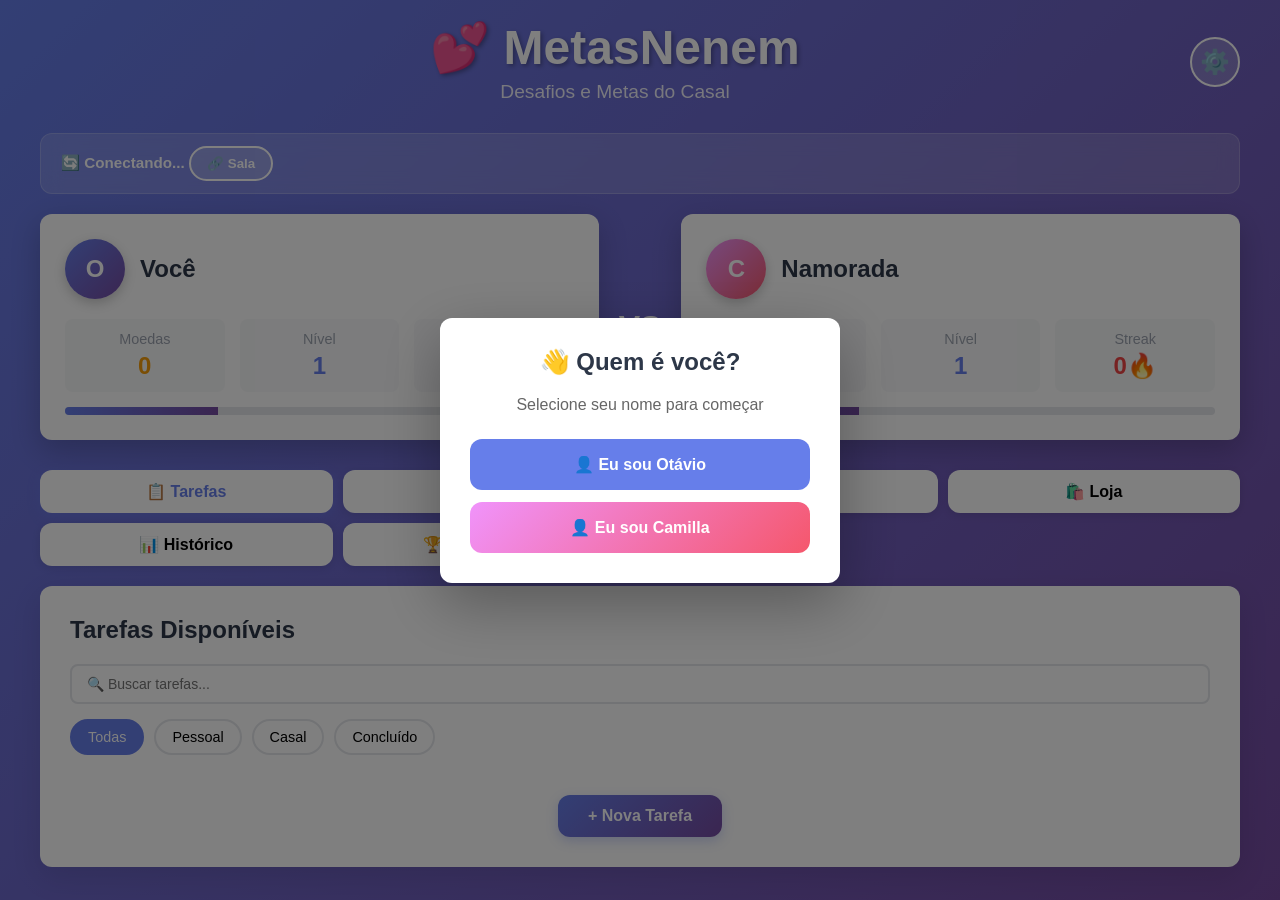
<file: index.html>
<!DOCTYPE html>
<html lang="pt-BR">
<head>
    <meta charset="UTF-8">
    <meta name="viewport" content="width=device-width, initial-scale=1.0, maximum-scale=1.0, user-scalable=no">
    <meta name="description" content="Desafios e metas para casais. Gamifiquem seus objetivos juntos!">
    <meta name="theme-color" content="#667eea">
    <meta name="apple-mobile-web-app-capable" content="yes">
    <meta name="apple-mobile-web-app-status-bar-style" content="black-translucent">
    <meta name="apple-mobile-web-app-title" content="MetasNenem">
    <meta name="mobile-web-app-capable" content="yes">
    <meta name="application-name" content="MetasNenem">
    
    <title>MetasNenem - Desafios do Casal</title>
    
    <!-- PWA Manifest -->
    <link rel="manifest" href="manifest.json">
    
    <!-- PWA Icons -->
    <link rel="icon" type="image/png" sizes="192x192" href="assets/icons/icon-192x192.png">
    <link rel="apple-touch-icon" href="assets/icons/icon-192x192.png">
    
    <link rel="stylesheet" href="styles/style.css">
    <link rel="stylesheet" href="styles/components/task-enhancements.css">
    <link rel="stylesheet" href="styles/components/recurring-tasks.css">
    <link rel="stylesheet" href="styles/components/tags.css">
    <link rel="stylesheet" href="styles/responsive.css">
    <script src="src/core/config.js"></script>
    <script src="src/database/supabase.js"></script>
</head>
<body>
    <div class="container">
        <!-- Header -->
        <header class="header">
            <div class="header-content">
                <h1 class="title">💕 MetasNenem</h1>
                <p class="subtitle">Desafios e Metas do Casal</p>
            </div>
            <button class="btn-settings" onclick="toggleSettings()">⚙️</button>
        </header>

        <!-- Room Connection -->
        <section id="roomSection" class="room-section">
            <div class="room-info">
                <span id="syncStatus">🔄 Conectando...</span>
                <button onclick="toggleRoomModal()" class="btn-room">🔗 Sala</button>
            </div>
        </section>

        <!-- Players Section -->
        <section class="players-section">
            <div class="player-card" id="player1">
                <div class="player-header">
                    <div class="player-avatar" style="background: linear-gradient(135deg, #667eea 0%, #764ba2 100%);">
                        <span id="player1-initial">V</span>
                    </div>
                    <h2 id="player1-name">Você</h2>
                </div>
                <div class="player-stats">
                    <div class="stat">
                        <span class="stat-label">Moedas</span>
                        <span class="stat-value coins" id="player1-coins">0</span>
                    </div>
                    <div class="stat">
                        <span class="stat-label">Nível</span>
                        <span class="stat-value level" id="player1-level">1</span>
                    </div>
                    <div class="stat">
                        <span class="stat-label">Streak</span>
                        <span class="stat-value streak" id="player1-streak">0🔥</span>
                    </div>
                </div>
                <div class="progress-bar">
                    <div class="progress-fill" id="player1-progress"></div>
                </div>
            </div>

            <div class="vs">VS</div>

            <div class="player-card" id="player2">
                <div class="player-header">
                    <div class="player-avatar" style="background: linear-gradient(135deg, #f093fb 0%, #f5576c 100%);">
                        <span id="player2-initial">K</span>
                    </div>
                    <h2 id="player2-name">Namorada</h2>
                </div>
                <div class="player-stats">
                    <div class="stat">
                        <span class="stat-label">Moedas</span>
                        <span class="stat-value coins" id="player2-coins">0</span>
                    </div>
                    <div class="stat">
                        <span class="stat-label">Nível</span>
                        <span class="stat-value level" id="player2-level">1</span>
                    </div>
                    <div class="stat">
                        <span class="stat-label">Streak</span>
                        <span class="stat-value streak" id="player2-streak">0🔥</span>
                    </div>
                </div>
                <div class="progress-bar">
                    <div class="progress-fill" id="player2-progress"></div>
                </div>
            </div>
        </section>

        <!-- Navigation Tabs -->
        <nav class="nav-tabs">
            <button class="tab-btn active" onclick="switchTab('tarefas')">📋 Tarefas</button>
            <button class="tab-btn" onclick="switchTab('casal')">💑 Casal</button>
            <button class="tab-btn" onclick="switchTab('stats')">📊 Stats</button>
            <button class="tab-btn" onclick="switchTab('loja')">🛍️ Loja</button>
            <button class="tab-btn" onclick="switchTab('historico')">📊 Histórico</button>
            <button class="tab-btn" onclick="switchTab('achievements')">🏆 Achievements</button>
        </nav>

        <!-- Tabs Content -->
        <main class="content">
            <!-- Tarefas Tab -->
            <section id="tarefas" class="tab-content active">
                <h2>Tarefas Disponíveis</h2>
                <div class="task-search-container">
                    <input type="text" id="taskSearch" placeholder="🔍 Buscar tarefas...">
                </div>
                <div class="filters">
                    <button class="filter-btn active" onclick="filterTasks('all')">Todas</button>
                    <button class="filter-btn" onclick="filterTasks('pessoal')">Pessoal</button>
                    <button class="filter-btn" onclick="filterTasks('casal')">Casal</button>
                    <button class="filter-btn" onclick="filterTasks('concluido')">Concluído</button>
                </div>
                <div id="tagsFilter" class="tags-filter" style="display: none;"></div>
                <div class="tasks-list" id="tasks-list"></div>
                <button class="btn-novo" onclick="openNewTaskModal()">+ Nova Tarefa</button>
            </section>

            <!-- Casal Tab -->
            <section id="casal" class="tab-content">
                <h2>Desafios do Casal</h2>
                <div class="couple-challenges" id="couple-challenges"></div>
                <button class="btn-novo" onclick="openNewChallengeModal()">+ Novo Desafio</button>
            </section>

            <!-- Stats Tab -->
            <section id="stats" class="tab-content">
                <h2>📊 Dashboard de Estatísticas</h2>
                <div id="statsDashboard">
                    <p style="text-align: center; color: #666; padding: 40px;">Carregando estatísticas...</p>
                </div>
            </section>

            <!-- Histórico Tab -->
            <section id="historico" class="tab-content">
                <h2>Histórico de Atividades</h2>
                <div class="timeline" id="timeline"></div>
            </section>

            <!-- Achievements Tab -->
            <section id="achievements" class="tab-content">
                <h2>Achievements Desbloqueados</h2>
                <div class="achievements-grid" id="achievements-grid"></div>
            </section>

            <!-- Loja Tab -->
            <section id="loja" class="tab-content">
                <h2>🛍️ Loja de Recompensas</h2>
                <div id="playerCoinsDisplay" style="background: linear-gradient(135deg, #f093fb 0%, #f5576c 100%); padding: 15px; border-radius: 8px; margin-bottom: 20px; color: white; font-weight: bold; text-align: center;">
                    Seus Coins: <span id="userCoinsDisplay">0</span>⭐
                </div>
                <div id="loja-items" class="loja-grid"></div>
                <div id="lojaEmpty" style="text-align: center; padding: 40px; color: #999;">
                    <p>🎁 Em breve, mais itens disponíveis!</p>
                    <p style="font-size: 0.9em;">Configure os itens da loja para começar a gastar seus coins</p>
                </div>
            </section>
        </main>

        <!-- Settings Modal -->
        <div id="settingsModal" class="modal">
            <div class="modal-content">
                <span class="close" onclick="closeModal('settingsModal')">&times;</span>
                <h2>Configurações</h2>
                <div class="settings-form">
                    <div style="background: #f0f4ff; padding: 12px; border-radius: 8px; margin-bottom: 15px;">
                        <strong>👤 Jogador Autenticado:</strong><br>
                        <span id="currentPlayerDisplay">Carregando...</span>
                    </div>
                    <button class="btn-danger" onclick="logoutPlayer()" style="width: 100%; margin-bottom: 10px;">🔄 Trocar de Jogador</button>
                    
                    <div style="margin-top: 20px; padding-top: 20px; border-top: 2px solid #e5e7eb;">
                        <strong style="display: block; margin-bottom: 10px; color: var(--primary);">💾 Backup e Restore</strong>
                        <div class="backup-buttons">
                            <button class="btn-backup btn-export" onclick="exportBackup()">📥 Exportar Dados</button>
                            <button class="btn-backup btn-import" onclick="importBackup()">📤 Importar Dados</button>
                        </div>
                    </div>
                    
                    <button class="btn-danger" onclick="resetData()" style="margin-top: 20px;">🗑️ Limpar Todos os Dados</button>
                </div>
            </div>
        </div>

        <!-- New Task Modal -->
        <div id="newTaskModal" class="modal">
            <div class="modal-content">
                <span class="close" onclick="closeModal('newTaskModal')">&times;</span>
                <h2>Nova Tarefa</h2>
                <div class="form-group">
                    <label>Descrição:</label>
                    <input type="text" id="taskDescription" placeholder="O que você quer fazer?">
                </div>
                <div class="form-group">
                    <label>Moedas a Ganhar:</label>
                    <input type="number" id="taskCoins" placeholder="10" min="1" value="10">
                </div>
                <div class="form-group">
                    <label>Tipo:</label>
                    <select id="taskType">
                        <option value="pessoal">Pessoal</option>
                        <option value="casal">Casal</option>
                    </select>
                </div>
                <div class="form-group">
                    <label>Prioridade:</label>
                    <select id="taskPriority">
                        <option value="baixa">🟢 Baixa</option>
                        <option value="media" selected>🟡 Média</option>
                        <option value="alta">🔴 Alta</option>
                    </select>
                </div>
                <div class="form-group">
                    <label>Data Limite (opcional):</label>
                    <input type="date" id="taskDeadline">
                </div>
                <div class="form-group">
                    <label>Repetição:</label>
                    <select id="taskRecurrence">
                        <option value="none">Não repetir</option>
                        <option value="daily">📅 Diária</option>
                        <option value="weekly">📅 Semanal</option>
                        <option value="monthly">📅 Mensal</option>
                    </select>
                </div>
                <div class="form-group">
                    <label>Tags (separadas por vírgula):</label>
                    <input type="text" id="taskTags" placeholder="Ex: casa, limpeza, saúde">
                </div>
                <button class="btn-primary" onclick="createTask()">Criar Tarefa</button>
            </div>
        </div>

        <!-- New Challenge Modal -->
        <div id="newChallengeModal" class="modal">
            <div class="modal-content">
                <span class="close" onclick="closeModal('newChallengeModal')">&times;</span>
                <h2>Novo Desafio do Casal</h2>
                <div class="form-group">
                    <label>Descrição:</label>
                    <input type="text" id="challengeDescription" placeholder="Qual é o desafio?">
                </div>
                <div class="form-group">
                    <label>Moedas para Cada Um:</label>
                    <input type="number" id="challengeCoins" placeholder="20" min="1" value="20">
                </div>
                <div class="form-group">
                    <label>Dificuldade:</label>
                    <select id="challengeDifficulty">
                        <option value="facil">Fácil 😊</option>
                        <option value="medio">Médio 😎</option>
                        <option value="dificil">Difícil 🔥</option>
                    </select>
                </div>
                <button class="btn-primary" onclick="createChallenge()">Criar Desafio</button>
            </div>
        </div>

        <!-- Notification Toast -->
        <div id="toast" class="toast"></div>

        <!-- Room Modal -->
        <div id="roomModal" class="modal">
            <div class="modal-content">
                <span class="close" onclick="closeModal('roomModal')">&times;</span>
                <h2>🔗 Conectar a uma Sala</h2>
                <p style="color: #666; margin-bottom: 20px;">Para sincronizar com sua namorada, vocês precisam estar na mesma sala.</p>
                <div class="form-group">
                    <label>Código da Sala:</label>
                    <input type="text" id="roomIdInput" placeholder="metasnenem-xxxxx" readonly>
                </div>
                <div class="form-group">
                    <label>Quer conectar a outra sala?</label>
                    <input type="text" id="newRoomInput" placeholder="Digite o código dela">
                </div>
                <div style="background: #f0f4ff; padding: 12px; border-radius: 8px; margin-bottom: 20px; font-size: 0.9em;">
                    <strong>💡 Como funciona:</strong><br>
                    1. Vocês trocam este código<br>
                    2. Ela digita na sala dela<br>
                    3. Pronto! Sincronizados em tempo real! ✨
                </div>
                <button class="btn-primary" onclick="copyRoomId()">📋 Copiar Meu Código</button>
                <button class="btn-primary" onclick="joinRoom()" style="background: var(--secondary);">✅ Entrar em Outra Sala</button>
                <button class="btn-danger" onclick="createNewRoom()">🆕 Nova Sala</button>
            </div>
        </div>
    </div>

    <script src="src/auth/auth.js"></script>
    <script src="src/ui/partner-notifications.js"></script>
    <script src="src/ui/improvements.js"></script>
    <script src="src/utils/retry-manager.js"></script>
    <script src="src/pwa/pwa-register.js"></script>
    <script src="src/modules/tasks/recurring-manager.js"></script>
    <script src="src/modules/tasks/tags-manager.js"></script>
    <script src="src/modules/stats/stats-dashboard.js"></script>
    <script src="script.js"></script>
    <script src="src/utils/debug.js"></script>
    <script src="src/utils/diagnostico.js"></script>
    <script src="src/utils/test-sync.js"></script>

    <!-- PWA Registration -->
    <script>
        if (typeof registerServiceWorker === 'function') {
            registerServiceWorker();
            setupPWAInstall();
            monitorConnection();
        }
    </script>
</body>
</html>
</file>
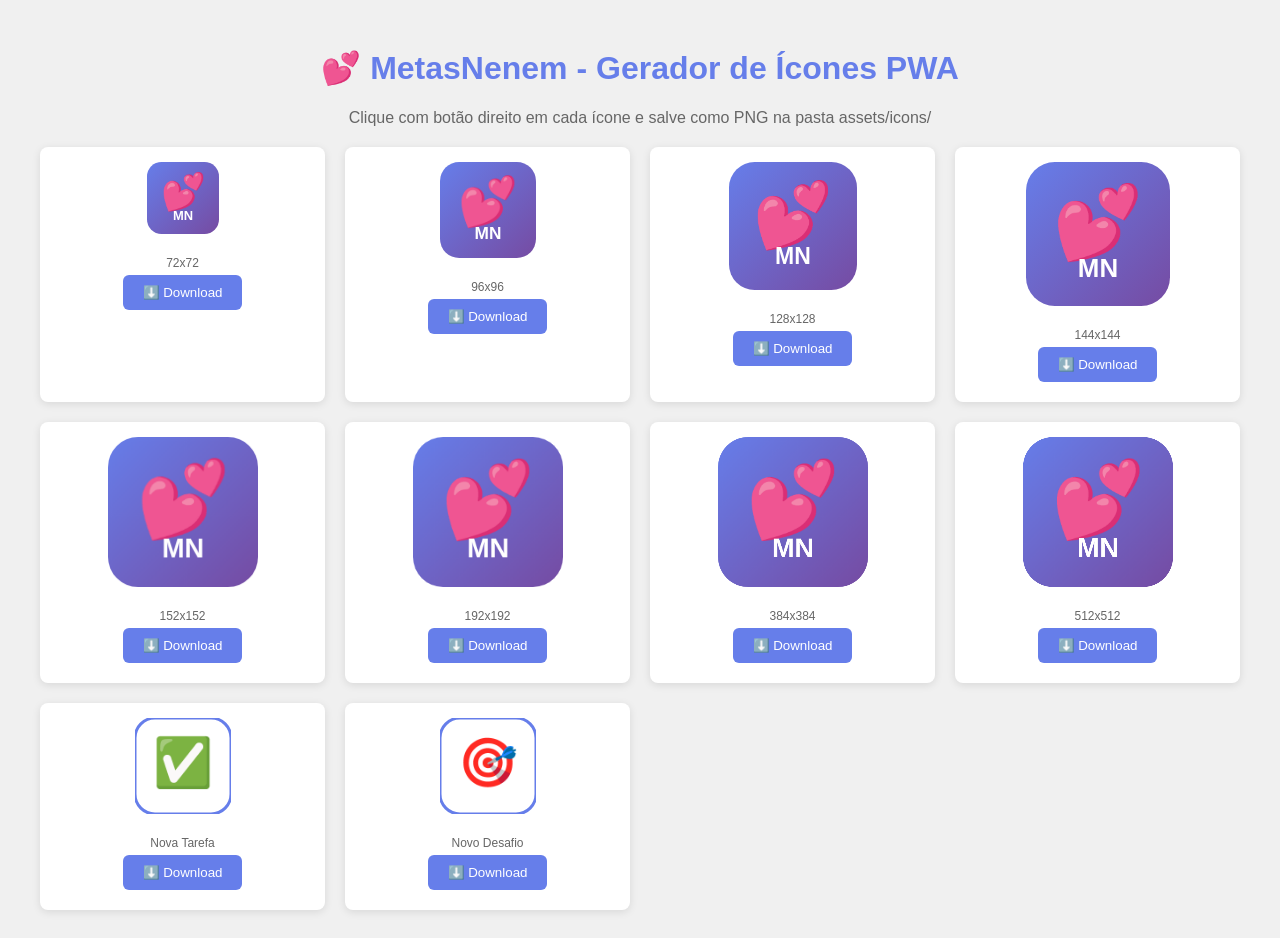
<file: generate-icons.html>
<!DOCTYPE html>
<html>
<head>
    <title>Gerador de Ícones PWA - MetasNenem</title>
    <style>
        body { font-family: Arial; padding: 20px; background: #f0f0f0; }
        .icon-grid { display: grid; grid-template-columns: repeat(4, 1fr); gap: 20px; max-width: 1200px; margin: 0 auto; }
        .icon-item { background: white; padding: 15px; border-radius: 8px; text-align: center; box-shadow: 0 2px 8px rgba(0,0,0,0.1); }
        canvas { border-radius: 12px; margin-bottom: 10px; }
        .btn-download { background: #667eea; color: white; border: none; padding: 10px 20px; border-radius: 6px; cursor: pointer; margin: 5px; }
        .btn-download:hover { background: #5a67d8; }
        h1 { text-align: center; color: #667eea; }
        .info { text-align: center; color: #666; margin: 20px; }
    </style>
</head>
<body>
    <h1>💕 MetasNenem - Gerador de Ícones PWA</h1>
    <p class="info">Clique com botão direito em cada ícone e salve como PNG na pasta assets/icons/</p>
    
    <div class="icon-grid" id="iconGrid"></div>
    
    <script>
        const sizes = [72, 96, 128, 144, 152, 192, 384, 512];
        const grid = document.getElementById('iconGrid');
        
        sizes.forEach(size => {
            const item = document.createElement('div');
            item.className = 'icon-item';
            
            const canvas = document.createElement('canvas');
            canvas.width = size;
            canvas.height = size;
            canvas.style.width = Math.min(size, 150) + 'px';
            canvas.style.height = Math.min(size, 150) + 'px';
            
            const ctx = canvas.getContext('2d');
            
            // Gradiente de fundo
            const gradient = ctx.createLinearGradient(0, 0, size, size);
            gradient.addColorStop(0, '#667eea');
            gradient.addColorStop(1, '#764ba2');
            
            ctx.fillStyle = gradient;
            ctx.beginPath();
            ctx.roundRect(0, 0, size, size, size * 0.2);
            ctx.fill();
            
            // Coração/emoji
            const fontSize = size * 0.5;
            ctx.font = `${fontSize}px Arial`;
            ctx.textAlign = 'center';
            ctx.textBaseline = 'middle';
            ctx.fillText('💕', size / 2, size / 2 - size * 0.05);
            
            // Texto MN
            const textFontSize = size * 0.18;
            ctx.font = `bold ${textFontSize}px Arial`;
            ctx.fillStyle = 'white';
            ctx.fillText('MN', size / 2, size / 2 + size * 0.25);
            
            const label = document.createElement('div');
            label.textContent = `${size}x${size}`;
            label.style.fontSize = '12px';
            label.style.color = '#666';
            label.style.marginTop = '8px';
            
            const downloadBtn = document.createElement('button');
            downloadBtn.className = 'btn-download';
            downloadBtn.textContent = '⬇️ Download';
            downloadBtn.onclick = () => {
                canvas.toBlob(blob => {
                    const url = URL.createObjectURL(blob);
                    const a = document.createElement('a');
                    a.href = url;
                    a.download = `icon-${size}x${size}.png`;
                    a.click();
                    URL.revokeObjectURL(url);
                });
            };
            
            item.appendChild(canvas);
            item.appendChild(label);
            item.appendChild(downloadBtn);
            grid.appendChild(item);
        });
        
        // Gerar ícones de atalho
        const shortcuts = [
            { emoji: '✅', label: 'shortcut-task.png', name: 'Nova Tarefa' },
            { emoji: '🎯', label: 'shortcut-challenge.png', name: 'Novo Desafio' }
        ];
        
        shortcuts.forEach(shortcut => {
            const item = document.createElement('div');
            item.className = 'icon-item';
            
            const canvas = document.createElement('canvas');
            canvas.width = 96;
            canvas.height = 96;
            canvas.style.width = '96px';
            canvas.style.height = '96px';
            
            const ctx = canvas.getContext('2d');
            
            // Fundo branco com borda
            ctx.fillStyle = 'white';
            ctx.beginPath();
            ctx.roundRect(0, 0, 96, 96, 20);
            ctx.fill();
            ctx.strokeStyle = '#667eea';
            ctx.lineWidth = 3;
            ctx.stroke();
            
            // Emoji
            ctx.font = '48px Arial';
            ctx.textAlign = 'center';
            ctx.textBaseline = 'middle';
            ctx.fillText(shortcut.emoji, 48, 48);
            
            const label = document.createElement('div');
            label.textContent = shortcut.name;
            label.style.fontSize = '12px';
            label.style.color = '#666';
            label.style.marginTop = '8px';
            
            const downloadBtn = document.createElement('button');
            downloadBtn.className = 'btn-download';
            downloadBtn.textContent = '⬇️ Download';
            downloadBtn.onclick = () => {
                canvas.toBlob(blob => {
                    const url = URL.createObjectURL(blob);
                    const a = document.createElement('a');
                    a.href = url;
                    a.download = shortcut.label;
                    a.click();
                    URL.revokeObjectURL(url);
                });
            };
            
            item.appendChild(canvas);
            item.appendChild(label);
            item.appendChild(downloadBtn);
            grid.appendChild(item);
        });
    </script>
</body>
</html>
</file>
<file: styles/style.css>
* {
    margin: 0;
    padding: 0;
    box-sizing: border-box;
}

:root {
    --primary: #667eea;
    --secondary: #764ba2;
    --accent: #f5576c;
    --light: #f8f9fa;
    --dark: #2d3748;
    --success: #48bb78;
    --warning: #f6ad55;
    --danger: #f56565;
    --border-radius: 12px;
}

body {
    font-family: 'Segoe UI', Tahoma, Geneva, Verdana, sans-serif;
    background: linear-gradient(135deg, #667eea 0%, #764ba2 100%);
    min-height: 100vh;
    padding: 20px;
    color: var(--dark);
}

.container {
    max-width: 1200px;
    margin: 0 auto;
}

/* Header */
.header {
    text-align: center;
    color: white;
    margin-bottom: 30px;
    display: flex;
    justify-content: space-between;
    align-items: center;
}

.header-content {
    flex: 1;
}

.title {
    font-size: 3em;
    font-weight: 800;
    text-shadow: 2px 2px 4px rgba(0, 0, 0, 0.3);
    margin-bottom: 5px;
}

.subtitle {
    font-size: 1.2em;
    opacity: 0.9;
}

/* Room Section */
.room-section {
    background: rgba(255, 255, 255, 0.15);
    backdrop-filter: blur(10px);
    border: 1px solid rgba(255, 255, 255, 0.2);
    border-radius: var(--border-radius);
    padding: 12px 20px;
    margin-bottom: 20px;
    display: flex;
    justify-content: space-between;
    align-items: center;
    color: white;
}

#syncStatus {
    font-size: 0.95em;
    font-weight: 600;
}

#syncStatus.connected {
    color: #48bb78;
}

#syncStatus.disconnected {
    color: #f56565;
    animation: pulse 2s infinite;
}

@keyframes pulse {
    0%, 100% { opacity: 1; }
    50% { opacity: 0.6; }
}

.btn-room {
    background: rgba(255, 255, 255, 0.2);
    border: 2px solid white;
    color: white;
    padding: 8px 16px;
    border-radius: 20px;
    cursor: pointer;
    font-weight: 600;
    transition: all 0.3s;
}

.btn-room:hover {
    background: rgba(255, 255, 255, 0.3);
}

.btn-settings {
    background: rgba(255, 255, 255, 0.2);
    border: 2px solid white;
    color: white;
    width: 50px;
    height: 50px;
    border-radius: 50%;
    font-size: 1.5em;
    cursor: pointer;
    transition: all 0.3s;
}

.btn-settings:hover {
    background: rgba(255, 255, 255, 0.3);
    transform: rotate(30deg);
}

/* Players Section */
.players-section {
    display: grid;
    grid-template-columns: 1fr auto 1fr;
    gap: 20px;
    margin-bottom: 30px;
    align-items: center;
}

.player-card {
    background: white;
    border-radius: var(--border-radius);
    padding: 25px;
    box-shadow: 0 10px 30px rgba(0, 0, 0, 0.2);
    transition: transform 0.3s, box-shadow 0.3s;
}

.player-card:hover {
    transform: translateY(-5px);
    box-shadow: 0 15px 40px rgba(0, 0, 0, 0.3);
}

.player-header {
    display: flex;
    align-items: center;
    gap: 15px;
    margin-bottom: 20px;
}

.player-avatar {
    width: 60px;
    height: 60px;
    border-radius: 50%;
    display: flex;
    align-items: center;
    justify-content: center;
    color: white;
    font-size: 1.5em;
    font-weight: bold;
    box-shadow: 0 4px 12px rgba(0, 0, 0, 0.2);
}

.player-header h2 {
    font-size: 1.5em;
}

.player-stats {
    display: grid;
    grid-template-columns: repeat(3, 1fr);
    gap: 15px;
    margin-bottom: 15px;
}

.stat {
    background: var(--light);
    padding: 12px;
    border-radius: 8px;
    text-align: center;
}

.stat-label {
    display: block;
    font-size: 0.9em;
    color: #9ca3af;
    margin-bottom: 5px;
}

.stat-value {
    display: block;
    font-size: 1.5em;
    font-weight: bold;
}

.stat-value.coins {
    color: #f59e0b;
}

.stat-value.level {
    color: #667eea;
}

.stat-value.streak {
    color: #ef4444;
}

.progress-bar {
    width: 100%;
    height: 8px;
    background: #e5e7eb;
    border-radius: 4px;
    overflow: hidden;
}

.progress-fill {
    height: 100%;
    background: linear-gradient(90deg, var(--primary), var(--secondary));
    width: 30%;
    transition: width 0.5s ease;
}

.vs {
    font-size: 2em;
    font-weight: bold;
    color: white;
    text-align: center;
}

/* Navigation Tabs */
.nav-tabs {
    display: grid;
    grid-template-columns: repeat(4, 1fr);
    gap: 10px;
    margin-bottom: 20px;
}

.tab-btn {
    background: white;
    border: none;
    padding: 12px 20px;
    border-radius: var(--border-radius);
    cursor: pointer;
    font-size: 1em;
    font-weight: 600;
    transition: all 0.3s;
    box-shadow: 0 2px 8px rgba(0, 0, 0, 0.1);
}

.tab-btn:hover {
    background: var(--light);
}

.tab-btn.active {
    background: white;
    color: var(--primary);
    box-shadow: 0 4px 12px rgba(102, 126, 234, 0.4);
}

/* Content */
.content {
    background: white;
    border-radius: var(--border-radius);
    padding: 30px;
    box-shadow: 0 10px 30px rgba(0, 0, 0, 0.1);
}

.tab-content {
    display: none;
}

.tab-content.active {
    display: block;
}

.tab-content h2 {
    margin-bottom: 20px;
    color: var(--dark);
}

/* Filters */
.filters {
    display: flex;
    gap: 10px;
    margin-bottom: 20px;
    flex-wrap: wrap;
}

.filter-btn {
    padding: 8px 16px;
    border: 2px solid #e5e7eb;
    background: white;
    border-radius: 20px;
    cursor: pointer;
    transition: all 0.3s;
    font-size: 0.9em;
}

.filter-btn:hover {
    border-color: var(--primary);
}

.filter-btn.active {
    background: var(--primary);
    color: white;
    border-color: var(--primary);
}

/* Tasks List */
.tasks-list {
    display: grid;
    grid-template-columns: repeat(auto-fill, minmax(300px, 1fr));
    gap: 15px;
    margin-bottom: 20px;
}

.task-card {
    background: var(--light);
    border: 2px solid transparent;
    border-radius: var(--border-radius);
    padding: 20px;
    transition: all 0.3s;
    position: relative;
    overflow: hidden;
}

.task-card:hover {
    border-color: var(--primary);
    box-shadow: 0 4px 12px rgba(0, 0, 0, 0.1);
}

.task-card.concluido {
    background: #ecfdf5;
    border-color: var(--success);
    opacity: 0.7;
}

.task-header {
    display: flex;
    justify-content: space-between;
    align-items: start;
    margin-bottom: 10px;
}

.task-type {
    display: inline-block;
    padding: 4px 12px;
    border-radius: 20px;
    font-size: 0.8em;
    font-weight: 600;
}

.task-type.pessoal {
    background: #dbeafe;
    color: #0369a1;
}

.task-type.casal {
    background: #fce7f3;
    color: #be185d;
}

.task-description {
    font-size: 1.1em;
    font-weight: 600;
    margin-bottom: 10px;
    color: var(--dark);
}

.task-footer {
    display: flex;
    justify-content: space-between;
    align-items: center;
}

.task-coins {
    font-size: 1.2em;
    font-weight: bold;
    color: #f59e0b;
}

.task-actions {
    display: flex;
    gap: 8px;
}

.btn-small {
    padding: 6px 12px;
    border: none;
    border-radius: 6px;
    cursor: pointer;
    font-size: 0.9em;
    font-weight: 600;
    transition: all 0.3s;
}

.btn-check {
    background: var(--success);
    color: white;
}

.btn-check:hover {
    background: #38a169;
}

.btn-delete {
    background: var(--danger);
    color: white;
}

.btn-delete:hover {
    background: #e53e3e;
}

/* Couple Challenges */
.couple-challenges {
    display: grid;
    grid-template-columns: repeat(auto-fill, minmax(280px, 1fr));
    gap: 20px;
    margin-bottom: 20px;
}

.challenge-card {
    background: linear-gradient(135deg, #f093fb 0%, #f5576c 100%);
    color: white;
    border-radius: var(--border-radius);
    padding: 25px;
    box-shadow: 0 8px 20px rgba(245, 87, 108, 0.3);
    transition: transform 0.3s;
}

.challenge-card:hover {
    transform: translateY(-5px);
}

.challenge-header {
    display: flex;
    justify-content: space-between;
    align-items: start;
    margin-bottom: 15px;
}

.challenge-difficulty {
    display: inline-block;
    padding: 4px 12px;
    border-radius: 20px;
    font-size: 0.85em;
    font-weight: 600;
    background: rgba(255, 255, 255, 0.3);
}

.challenge-description {
    font-size: 1.1em;
    margin-bottom: 15px;
    line-height: 1.4;
}

.challenge-reward {
    font-size: 1.3em;
    font-weight: bold;
    margin-bottom: 15px;
}

.challenge-buttons {
    display: flex;
    gap: 8px;
}

.btn-complete-challenge {
    flex: 1;
    padding: 8px 12px;
    background: rgba(255, 255, 255, 0.3);
    border: 2px solid white;
    color: white;
    border-radius: 6px;
    cursor: pointer;
    font-weight: 600;
    transition: all 0.3s;
}

.btn-complete-challenge:hover {
    background: white;
    color: #f5576c;
}

/* Timeline */
.timeline {
    position: relative;
    padding: 20px 0;
}

.timeline-item {
    display: flex;
    gap: 20px;
    margin-bottom: 20px;
    padding-bottom: 20px;
    border-bottom: 1px solid #e5e7eb;
}

.timeline-item:last-child {
    border-bottom: none;
}

.timeline-dot {
    width: 40px;
    height: 40px;
    border-radius: 50%;
    background: var(--primary);
    color: white;
    display: flex;
    align-items: center;
    justify-content: center;
    font-size: 1.2em;
    flex-shrink: 0;
    box-shadow: 0 2px 8px rgba(102, 126, 234, 0.3);
}

.timeline-content {
    flex: 1;
}

.timeline-title {
    font-weight: 600;
    margin-bottom: 5px;
    color: var(--dark);
}

.timeline-date {
    font-size: 0.9em;
    color: #9ca3af;
}

/* Achievements */
.achievements-grid {
    display: grid;
    grid-template-columns: repeat(auto-fill, minmax(120px, 1fr));
    gap: 15px;
    margin-bottom: 20px;
}

.achievement {
    background: var(--light);
    border: 2px solid #e5e7eb;
    border-radius: var(--border-radius);
    padding: 15px;
    text-align: center;
    transition: all 0.3s;
    cursor: pointer;
}

.achievement:hover {
    border-color: var(--primary);
    transform: scale(1.05);
}

.achievement.locked {
    opacity: 0.5;
    filter: grayscale(1);
}

.achievement-icon {
    font-size: 3em;
    margin-bottom: 10px;
}

.achievement-name {
    font-weight: 600;
    font-size: 0.9em;
    color: var(--dark);
}

/* Buttons */
.btn-novo {
    display: block;
    margin: 20px auto 0;
    padding: 12px 30px;
    background: linear-gradient(135deg, var(--primary), var(--secondary));
    color: white;
    border: none;
    border-radius: var(--border-radius);
    font-size: 1em;
    font-weight: 600;
    cursor: pointer;
    transition: all 0.3s;
    box-shadow: 0 4px 12px rgba(102, 126, 234, 0.3);
}

.btn-novo:hover {
    box-shadow: 0 6px 16px rgba(102, 126, 234, 0.5);
    transform: translateY(-2px);
}

.btn-primary {
    width: 100%;
    padding: 12px;
    background: var(--primary);
    color: white;
    border: none;
    border-radius: var(--border-radius);
    font-size: 1em;
    font-weight: 600;
    cursor: pointer;
    transition: all 0.3s;
}

.btn-primary:hover {
    background: #5568d3;
}

.btn-danger {
    width: 100%;
    padding: 12px;
    background: var(--danger);
    color: white;
    border: none;
    border-radius: var(--border-radius);
    font-size: 1em;
    font-weight: 600;
    cursor: pointer;
    margin-top: 10px;
    transition: all 0.3s;
}

.btn-danger:hover {
    background: #e53e3e;
}

/* Modals */
.modal {
    display: none;
    position: fixed;
    z-index: 1000;
    left: 0;
    top: 0;
    width: 100%;
    height: 100%;
    background: rgba(0, 0, 0, 0.5);
    animation: fadeIn 0.3s;
}

.modal.show {
    display: flex;
    align-items: center;
    justify-content: center;
}

.modal-content {
    background: white;
    padding: 30px;
    border-radius: var(--border-radius);
    box-shadow: 0 20px 60px rgba(0, 0, 0, 0.3);
    max-width: 500px;
    width: 90%;
    animation: slideUp 0.3s;
}

.modal-content h2 {
    margin-bottom: 20px;
}

.close {
    float: right;
    font-size: 2em;
    font-weight: bold;
    cursor: pointer;
    color: #9ca3af;
    transition: color 0.3s;
}

.close:hover {
    color: var(--dark);
}

/* Forms */
.form-group {
    margin-bottom: 15px;
}

.form-group label {
    display: block;
    margin-bottom: 8px;
    font-weight: 600;
    color: var(--dark);
}

.form-group input,
.form-group select {
    width: 100%;
    padding: 10px 12px;
    border: 2px solid #e5e7eb;
    border-radius: 6px;
    font-size: 1em;
    transition: border-color 0.3s;
}

.form-group input:focus,
.form-group select:focus {
    outline: none;
    border-color: var(--primary);
}

/* Toast */
.toast {
    position: fixed;
    bottom: 20px;
    right: 20px;
    background: #333;
    color: white;
    padding: 15px 25px;
    border-radius: var(--border-radius);
    opacity: 0;
    transform: translateY(100px);
    transition: all 0.3s;
    z-index: 1001;
}

.toast.show {
    opacity: 1;
    transform: translateY(0);
}

/* Animations */
@keyframes fadeIn {
    from {
        opacity: 0;
    }
    to {
        opacity: 1;
    }
}

@keyframes slideUp {
    from {
        transform: translateY(30px);
        opacity: 0;
    }
    to {
        transform: translateY(0);
        opacity: 1;
    }
}

/* Loja */
.loja-grid {
    display: grid;
    grid-template-columns: repeat(auto-fit, minmax(200px, 1fr));
    gap: 15px;
    margin-top: 20px;
}

.loja-item {
    background: white;
    border: 2px solid #e5e7eb;
    border-radius: 12px;
    padding: 15px;
    text-align: center;
    transition: all 0.3s;
    cursor: pointer;
}

.loja-item:hover {
    border-color: #667eea;
    box-shadow: 0 4px 12px rgba(102, 126, 234, 0.2);
    transform: translateY(-2px);
}

.loja-item-icon {
    font-size: 2.5em;
    margin-bottom: 10px;
}

.loja-item-name {
    font-weight: bold;
    color: #2d3748;
    margin-bottom: 8px;
    font-size: 1.1em;
}

.loja-item-description {
    font-size: 0.9em;
    color: #718096;
    margin-bottom: 12px;
    min-height: 30px;
}

.loja-item-price {
    font-size: 1.3em;
    font-weight: bold;
    margin: 10px 0;
    color: #f5576c;
}

.loja-item-button {
    width: 100%;
    padding: 10px;
    background: linear-gradient(135deg, #667eea 0%, #764ba2 100%);
    color: white;
    border: none;
    border-radius: 8px;
    font-weight: 600;
    cursor: pointer;
    transition: all 0.3s;
}

.loja-item-button:hover {
    transform: scale(1.05);
}

.loja-item-button:disabled {
    background: #cbd5e0;
    cursor: not-allowed;
    opacity: 0.6;
}

/* Responsive */
@media (max-width: 768px) {
    .players-section {
        grid-template-columns: 1fr;
    }

    .vs {
        transform: rotate(90deg);
        margin: 10px 0;
    }

    .nav-tabs {
        grid-template-columns: repeat(2, 1fr);
    }

    .tasks-list {
        grid-template-columns: 1fr;
    }

    .player-stats {
        grid-template-columns: 1fr;
    }

    .title {
        font-size: 2em;
    }

    .loja-grid {
        grid-template-columns: 1fr;
    }
}
</file>
<file: styles/components/task-enhancements.css>
/**
 * Estilos para Prioridade e Deadline das Tarefas
 */

/* Indicador de Prioridade */
.task-priority {
    font-size: 14px;
    margin-left: auto;
    cursor: help;
}

/* Deadline */
.task-deadline {
    font-size: 12px;
    color: #667eea;
    background: rgba(102, 126, 234, 0.1);
    padding: 4px 8px;
    border-radius: 4px;
    margin: 8px 0;
    display: inline-block;
}

.task-deadline.overdue {
    color: #dc3545;
    background: rgba(220, 53, 69, 0.1);
    font-weight: bold;
}

.task-deadline.due-soon {
    color: #f59e0b;
    background: rgba(245, 158, 11, 0.1);
    font-weight: bold;
}

/* Cores de borda por prioridade */
.task-card[data-priority="alta"] {
    border-left: 4px solid #dc3545;
}

.task-card[data-priority="media"] {
    border-left: 4px solid #f59e0b;
}

.task-card[data-priority="baixa"] {
    border-left: 4px solid #10b981;
}

.task-card[data-priority="alta"].concluido {
    border-left-color: #10b981;
}

.task-card[data-priority="media"].concluido {
    border-left-color: #10b981;
}

.task-card[data-priority="baixa"].concluido {
    border-left-color: #10b981;
}

/* Animação para tarefas urgentes */
@keyframes pulse {
    0%, 100% {
        box-shadow: 0 0 0 0 rgba(220, 53, 69, 0.4);
    }
    50% {
        box-shadow: 0 0 0 8px rgba(220, 53, 69, 0);
    }
}

.task-card.urgent {
    animation: pulse 2s infinite;
}

/* Responsividade para novos elementos */
@media (max-width: 768px) {
    .task-priority {
        font-size: 12px;
    }
    
    .task-deadline {
        font-size: 11px;
        padding: 3px 6px;
    }
}
</file>
<file: styles/components/recurring-tasks.css>
/**
 * Estilos para Tarefas Recorrentes
 */

.recurrence-badge {
    display: inline-flex;
    align-items: center;
    gap: 4px;
    font-size: 11px;
    padding: 3px 8px;
    border-radius: 12px;
    background: rgba(102, 126, 234, 0.1);
    color: #667eea;
    font-weight: 500;
    margin-left: 8px;
}

.recurrence-badge.daily {
    background: rgba(16, 185, 129, 0.1);
    color: #10b981;
}

.recurrence-badge.weekly {
    background: rgba(245, 158, 11, 0.1);
    color: #f59e0b;
}

.recurrence-badge.monthly {
    background: rgba(139, 92, 246, 0.1);
    color: #8b5cf6;
}

@media (max-width: 768px) {
    .recurrence-badge {
        font-size: 10px;
        padding: 2px 6px;
    }
}
</file>
<file: styles/components/tags.css>
/**
 * Estilos para Tags de Tarefas
 */

.task-tags {
    display: flex;
    flex-wrap: wrap;
    gap: 6px;
    margin: 8px 0;
}

.task-tag {
    display: inline-flex;
    align-items: center;
    gap: 4px;
    font-size: 11px;
    padding: 4px 10px;
    border-radius: 16px;
    background: linear-gradient(135deg, rgba(102, 126, 234, 0.1) 0%, rgba(118, 75, 162, 0.1) 100%);
    color: #667eea;
    font-weight: 500;
    border: 1px solid rgba(102, 126, 234, 0.2);
    transition: all 0.2s;
}

.task-tag:hover {
    background: linear-gradient(135deg, rgba(102, 126, 234, 0.2) 0%, rgba(118, 75, 162, 0.2) 100%);
    transform: translateY(-1px);
}

/* Filtro por tags */
.tags-filter {
    display: flex;
    flex-wrap: wrap;
    gap: 8px;
    margin-bottom: 15px;
    padding: 12px;
    background: rgba(255, 255, 255, 0.5);
    border-radius: 12px;
    border: 1px solid rgba(102, 126, 234, 0.1);
}

.tags-filter-title {
    width: 100%;
    font-size: 13px;
    font-weight: 600;
    color: #666;
    margin-bottom: 5px;
}

.tag-filter-btn {
    padding: 6px 14px;
    border-radius: 20px;
    border: 1px solid rgba(102, 126, 234, 0.3);
    background: white;
    color: #667eea;
    font-size: 12px;
    font-weight: 500;
    cursor: pointer;
    transition: all 0.2s;
}

.tag-filter-btn:hover {
    background: #667eea;
    color: white;
    transform: translateY(-1px);
}

.tag-filter-btn.active {
    background: linear-gradient(135deg, #667eea 0%, #764ba2 100%);
    color: white;
    border-color: transparent;
}

.tag-filter-btn .tag-count {
    display: inline-flex;
    align-items: center;
    justify-content: center;
    min-width: 18px;
    height: 18px;
    padding: 0 5px;
    border-radius: 9px;
    background: rgba(0, 0, 0, 0.1);
    font-size: 10px;
    margin-left: 5px;
}

.tag-filter-btn.active .tag-count {
    background: rgba(255, 255, 255, 0.3);
}

@media (max-width: 768px) {
    .task-tag {
        font-size: 10px;
        padding: 3px 8px;
    }
    
    .tags-filter {
        padding: 10px;
    }
    
    .tag-filter-btn {
        padding: 5px 10px;
        font-size: 11px;
    }
}
</file>
<file: styles/responsive.css>
/**
 * Melhorias de Responsividade Mobile
 * Otimizações para telas pequenas
 */

/* Tablets e telas médias */
@media (max-width: 1024px) {
    .container {
        max-width: 100%;
        padding: 0 15px;
    }

    .players-section {
        grid-template-columns: 1fr;
        gap: 15px;
    }

    .vs {
        display: none;
    }
}

/* Mobile */
@media (max-width: 768px) {
    /* Header */
    .header {
        padding: 15px 10px;
        position: relative;
        display: flex;
        align-items: center;
        justify-content: center;
    }

    .header-content {
        text-align: center;
        width: 100%;
    }

    .title {
        font-size: 1.5em;
        margin: 0;
    }

    .subtitle {
        font-size: 0.9em;
        margin: 5px 0 0 0;
    }

    .btn-settings {
        position: absolute;
        top: 15px;
        right: 15px;
        width: 44px;
        height: 44px;
        font-size: 20px;
        padding: 0;
        display: flex;
        align-items: center;
        justify-content: center;
    }

    /* Room Info Section */
    .room-section {
        margin: 10px;
    }

    .room-info {
        display: flex;
        flex-direction: column;
        align-items: center;
        gap: 10px;
        padding: 15px;
    }

    .room-info #syncStatus {
        font-size: 14px;
    }

    .btn-room {
        width: 100%;
        padding: 12px;
        min-height: 44px;
    }

    /* Player Cards */
    .player-card {
        padding: 15px;
    }

    .player-header {
        flex-direction: column;
        align-items: center;
        gap: 10px;
    }

    .player-avatar {
        width: 60px;
        height: 60px;
        font-size: 24px;
    }

    .player-stats {
        grid-template-columns: repeat(3, 1fr);
        gap: 10px;
    }

    .stat {
        padding: 10px 5px;
    }

    .stat-label {
        font-size: 11px;
    }

    .stat-value {
        font-size: 18px;
    }

    /* Navigation Tabs */
    .nav-tabs {
        grid-template-columns: repeat(2, 1fr);
        gap: 8px;
        padding: 10px;
    }

    .tab-btn {
        padding: 12px 8px;
        font-size: 13px;
    }

    /* Content */
    .content {
        padding: 15px 10px;
    }

    .tab-content h2 {
        font-size: 1.3em;
        margin-bottom: 15px;
    }

    /* Filters */
    .filters {
        flex-wrap: wrap;
        gap: 8px;
        margin-bottom: 15px;
    }

    .filter-btn {
        padding: 8px 12px;
        font-size: 12px;
    }

    /* Task Cards */
    .task-card {
        padding: 12px;
    }

    .task-header {
        flex-wrap: wrap;
        gap: 8px;
    }

    .task-type,
    .task-priority {
        font-size: 11px;
        padding: 4px 8px;
    }

    .task-description {
        font-size: 13px;
        margin: 10px 0;
    }

    .task-footer {
        flex-direction: column;
        gap: 10px;
        align-items: flex-start;
    }

    .task-actions {
        width: 100%;
        display: flex;
        flex-wrap: wrap;
        gap: 8px;
    }

    .btn-small {
        padding: 8px 12px;
        font-size: 12px;
        flex: 1;
        min-width: 100px;
    }

    /* Challenge Cards */
    .couple-challenges {
        grid-template-columns: 1fr;
    }

    .challenge-card {
        padding: 15px;
    }

    .challenge-header {
        flex-direction: column;
        gap: 10px;
    }

    .challenge-header h3 {
        font-size: 14px;
    }

    .challenge-difficulty {
        font-size: 12px;
    }

    /* Modal */
    .modal-content {
        width: 95%;
        max-width: none;
        margin: 20px auto;
        padding: 20px 15px;
    }

    .modal-content h2 {
        font-size: 1.3em;
    }

    .form-group {
        margin-bottom: 15px;
    }

    .form-group label {
        font-size: 13px;
    }

    .form-group input,
    .form-group select,
    .form-group textarea {
        padding: 10px;
        font-size: 14px;
    }

    /* Buttons */
    .btn-primary,
    .btn-novo {
        width: 100%;
        padding: 12px;
        font-size: 14px;
    }

    /* Loja */
    .loja-grid {
        grid-template-columns: repeat(2, 1fr);
        gap: 10px;
    }

    .loja-item {
        padding: 12px;
    }

    .loja-item-icon {
        font-size: 32px;
    }

    .loja-item-name {
        font-size: 13px;
    }

    .loja-item-description {
        font-size: 11px;
    }

    /* Achievements */
    .achievements-grid {
        grid-template-columns: repeat(3, 1fr);
        gap: 10px;
    }

    .achievement {
        padding: 12px;
    }

    .achievement-icon {
        font-size: 28px;
    }

    .achievement-name {
        font-size: 11px;
    }

    /* Timeline */
    .timeline-item {
        padding: 12px;
    }

    .timeline-dot {
        width: 30px;
        height: 30px;
        font-size: 14px;
    }

    .timeline-title {
        font-size: 13px;
    }

    .timeline-date {
        font-size: 11px;
    }

    /* Room Info */
    .room-info {
        flex-direction: column;
        gap: 10px;
        padding: 10px;
    }

    .btn-room {
        width: 100%;
    }

    /* Backup buttons */
    .backup-buttons {
        flex-direction: column;
    }

    .btn-backup {
        width: 100%;
    }

    /* Toast notifications */
    #toast {
        left: 10px;
        right: 10px;
        bottom: 10px;
        max-width: none;
        font-size: 13px;
        padding: 12px;
    }

    /* Task search */
    .task-search-container {
        margin-bottom: 10px;
    }

    #taskSearch {
        padding: 10px;
        font-size: 14px;
    }
}

/* Mobile pequeno */
@media (max-width: 480px) {
    .title {
        font-size: 1.3em;
    }

    .player-avatar {
        width: 50px;
        height: 50px;
        font-size: 20px;
    }

    .nav-tabs {
        grid-template-columns: 1fr;
    }

    .tab-btn {
        padding: 10px;
    }

    .loja-grid {
        grid-template-columns: 1fr;
    }

    .achievements-grid {
        grid-template-columns: repeat(2, 1fr);
    }

    .btn-small {
        min-width: 80px;
        padding: 6px 10px;
        font-size: 11px;
    }
}

/* Melhorias de toque */
@media (hover: none) and (pointer: coarse) {
    /* Aumentar áreas de toque */
    button,
    .btn-small,
    .filter-btn,
    .tab-btn {
        min-height: 44px;
        padding: 12px 16px;
    }

    /* Remover hover effects em dispositivos touch */
    button:hover,
    .btn-small:hover,
    .filter-btn:hover {
        transform: none;
    }

    button:active,
    .btn-small:active,
    .filter-btn:active {
        transform: scale(0.98);
    }
}

/* Landscape mode em mobile */
@media (max-width: 768px) and (orientation: landscape) {
    .modal-content {
        max-height: 90vh;
        overflow-y: auto;
    }

    .players-section {
        grid-template-columns: repeat(2, 1fr);
    }

    .vs {
        display: flex;
    }
}

/* Print styles */
@media print {
    .header,
    .nav-tabs,
    .btn-settings,
    .btn-novo,
    .task-actions,
    .modal {
        display: none !important;
    }

    body {
        background: white;
        color: black;
    }

    .task-card,
    .player-card,
    .challenge-card {
        break-inside: avoid;
        border: 1px solid #ccc;
        box-shadow: none;
    }
}
</file>
